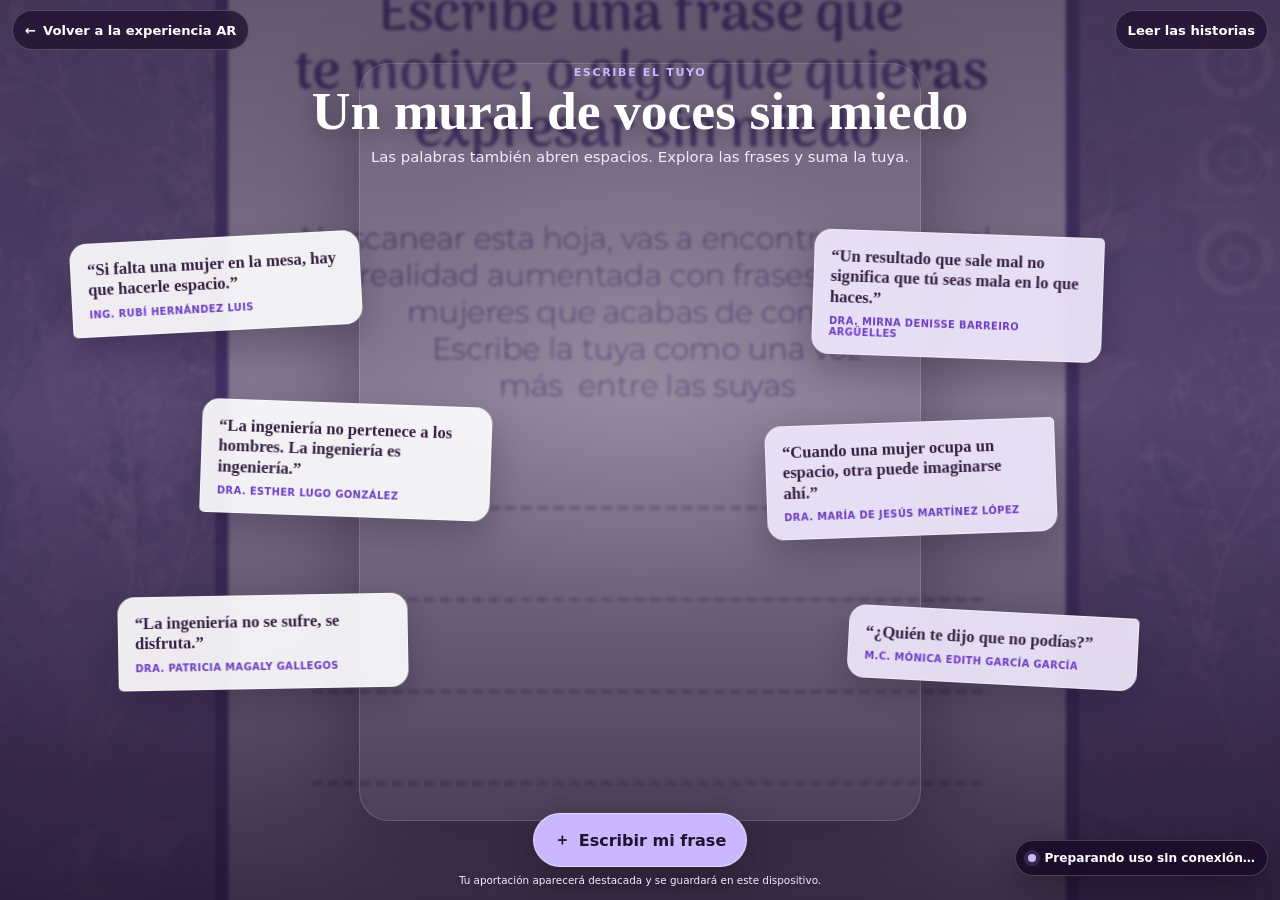
<file: collage.html>
<!DOCTYPE html>
<html lang="es">

<head>
  <meta charset="utf-8">
  <meta name="viewport" content="width=device-width, initial-scale=1, viewport-fit=cover">
  <meta name="theme-color" content="#3f226b">
  <meta name="apple-mobile-web-app-capable" content="yes">
  <title>Mural de voces · Historias que inspiran</title>
  <link rel="manifest" href="./manifest.webmanifest">
  <link rel="icon" href="./assets/icons/app-icon.svg" type="image/svg+xml">
  <link rel="apple-touch-icon" href="./assets/icons/app-icon-192.png">
  <link rel="stylesheet" href="./css/collage.css?v=6.0.0">
  <link rel="stylesheet" href="./css/pwa.css?v=6.0.0">
</head>

<body>
  <main class="collage-experience">
    <img class="magazine-background" src="./assets/collage/escribe-tu-frase.png" alt="" aria-hidden="true">
    <div class="color-wash" aria-hidden="true"></div>

    <nav class="collage-nav" aria-label="Navegación">
      <a href="./index.html"><span aria-hidden="true">←</span> Volver a la experiencia AR</a>
      <a href="./historia.html?id=denisse">Leer las historias</a>
    </nav>

    <header class="collage-heading">
      <p>Escribe el tuyo</p>
      <h1>Un mural de voces sin miedo</h1>
      <span>Las palabras también abren espacios. Explora las frases y suma la tuya.</span>
    </header>

    <section id="phrase-cloud" class="phrase-cloud" aria-label="Collage de frases" role="feed"></section>

    <div class="collage-cta">
      <button id="open-phrase-form" type="button">
        <span aria-hidden="true">＋</span>
        Escribir mi frase
      </button>
      <p>Tu aportación aparecerá destacada y se guardará en este dispositivo.</p>
    </div>
  </main>

  <section id="phrase-dialog" class="phrase-dialog" role="dialog" aria-modal="true"
    aria-labelledby="phrase-dialog-title" hidden>
    <button id="close-phrase-form" class="dialog-close" type="button" aria-label="Cerrar formulario">×</button>

    <form id="phrase-form" class="phrase-form">
      <p class="eyebrow">Tu voz también cuenta</p>
      <h2 id="phrase-dialog-title">Escribe algo que te motive o quieras expresar sin miedo</h2>

      <label for="phrase-text">Tu frase</label>
      <textarea id="phrase-text" name="phrase" rows="4" maxlength="180" required
        placeholder="Por ejemplo: También merezco ocupar este espacio."></textarea>
      <p id="character-count" class="character-count">0 de 180 caracteres</p>

      <label for="phrase-author">Nombre o alias <span>(opcional)</span></label>
      <input id="phrase-author" name="author" type="text" maxlength="30"
        placeholder="Voz anónima" autocomplete="nickname">

      <button class="submit-phrase" type="submit">Sumar mi voz al mural</button>
      <p class="privacy-note">Esta versión guarda las frases únicamente en el dispositivo actual.</p>
    </form>
  </section>

  <p id="collage-feedback" class="collage-feedback" role="status" aria-live="polite" hidden></p>

  <script src="./js/collage.js?v=6.0.0"></script>
  <script src="./js/pwa.js?v=6.0.0"></script>
</body>

</html>
</file>
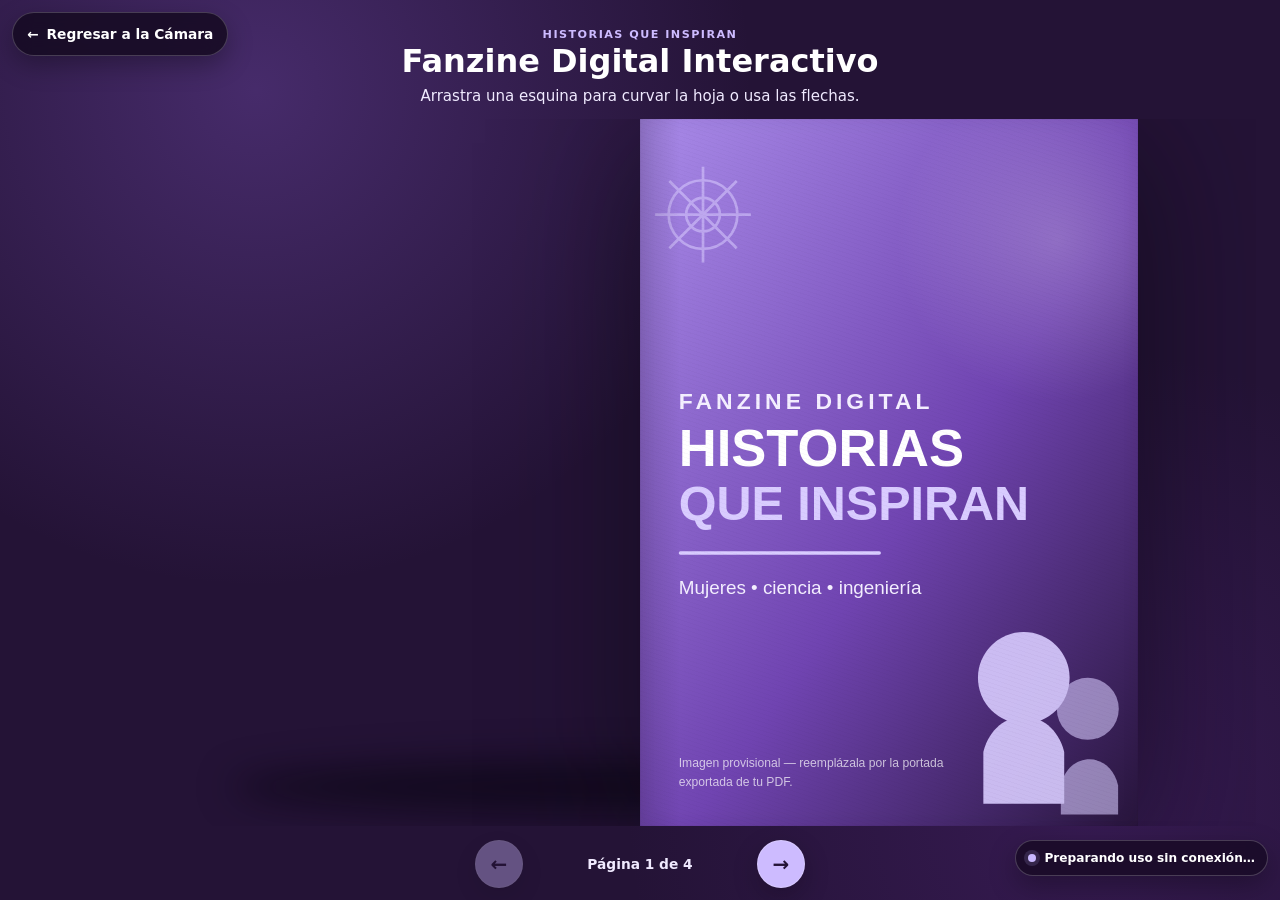
<file: fanzine.html>
<!DOCTYPE html>
<html lang="es">

<head>
  <meta charset="utf-8">
  <meta name="viewport" content="width=device-width, initial-scale=1, viewport-fit=cover">
  <meta name="theme-color" content="#241336">
  <meta name="apple-mobile-web-app-capable" content="yes">

  <title>Fanzine Interactivo | Historias que Inspiran</title>

  <link rel="manifest" href="./manifest.webmanifest">
  <link rel="icon" href="./assets/icons/app-icon.svg" type="image/svg+xml">
  <link rel="apple-touch-icon" href="./assets/icons/app-icon-192.png">
  <link rel="stylesheet" href="./css/fanzine.css?v=6.0.0">
  <link rel="stylesheet" href="./css/pwa.css?v=6.0.0">

  <!-- StPageFlip se sirve localmente para conservar la animación sin Internet. -->
  <script defer src="./vendor/page-flip/page-flip-2.0.7.browser.js"></script>
  <script defer src="./js/fanzine.js?v=6.0.0"></script>
  <script defer src="./js/pwa.js?v=6.0.0"></script>
</head>

<body>
  <a class="back-to-camera" href="./index.html" aria-label="Regresar al escáner de realidad aumentada">
    <span aria-hidden="true">←</span>
    <span>Regresar a la Cámara</span>
  </a>

  <main class="fanzine-shell">
    <header class="fanzine-header">
      <p class="eyebrow">Historias que inspiran</p>
      <h1>Fanzine Digital Interactivo</h1>
      <p id="book-instructions">Arrastra una esquina para curvar la hoja o usa las flechas.</p>
    </header>

    <section class="book-stage" aria-label="Lector del fanzine" aria-describedby="book-instructions">
      <div id="book-container" class="flip-book">

        <!-- HOJA 1: PORTADA -->
        <article class="book-page book-cover" data-density="soft" aria-label="Portada flexible">
          <img
            class="page-background"
            src="./assets/fanzine/pagina-01.svg"
            alt="Portada del fanzine Historias que Inspiran"
          >
        </article>

        <!-- HOJA 2: PÁGINA INTERIOR CON AUDIO -->
        <article class="book-page inner-page" data-density="soft" aria-label="Página 2">
          <img
            class="page-background"
            src="./assets/fanzine/pagina-02.svg"
            alt="Página interior dedicada a historias de mujeres en ingeniería"
          >

          <button
            class="page-action hotspot-audio"
            type="button"
            data-action="audio"
            aria-pressed="false"
          >
            <span class="action-icon" aria-hidden="true">▶</span>
            <span class="action-label">Reproducir Audio</span>
          </button>
        </article>

        <!-- HOJA 3: PÁGINA INTERIOR CON ENLACE/ACCIÓN -->
        <article class="book-page inner-page" data-density="soft" aria-label="Página 3">
          <img
            class="page-background"
            src="./assets/fanzine/pagina-03.svg"
            alt="Página interior sobre creatividad, ciencia e ingeniería"
          >

          <button
            class="page-action hotspot-more"
            type="button"
            data-action="more"
          >
            <span class="action-icon" aria-hidden="true">✦</span>
            <span>Saber más</span>
          </button>
        </article>

        <!-- HOJA 4: CONTRAPORTADA -->
        <article class="book-page book-cover" data-density="soft" aria-label="Contraportada flexible">
          <img
            class="page-background"
            src="./assets/fanzine/pagina-04.svg"
            alt="Contraportada del fanzine Historias que Inspiran"
          >
        </article>
      </div>

      <p id="book-error" class="book-error" role="alert" hidden>
        No se pudo iniciar el visor local. Vuelve a cargar la página.
      </p>
    </section>

    <nav class="book-controls" aria-label="Controles de páginas">
      <button id="previous-page" type="button" aria-label="Ir a la página anterior">←</button>
      <p id="page-status" aria-live="polite">Página 1 de 4</p>
      <button id="next-page" type="button" aria-label="Ir a la página siguiente">→</button>
    </nav>
  </main>

  <p id="action-feedback" class="action-feedback" role="status" aria-live="polite" hidden></p>

  <!-- Audio de prueba. Sustituye el src por el audio de la página correspondiente. -->
  <audio id="fanzine-audio" src="./assets/audio/denisse.mp3" preload="metadata"></audio>
</body>

</html>
</file>
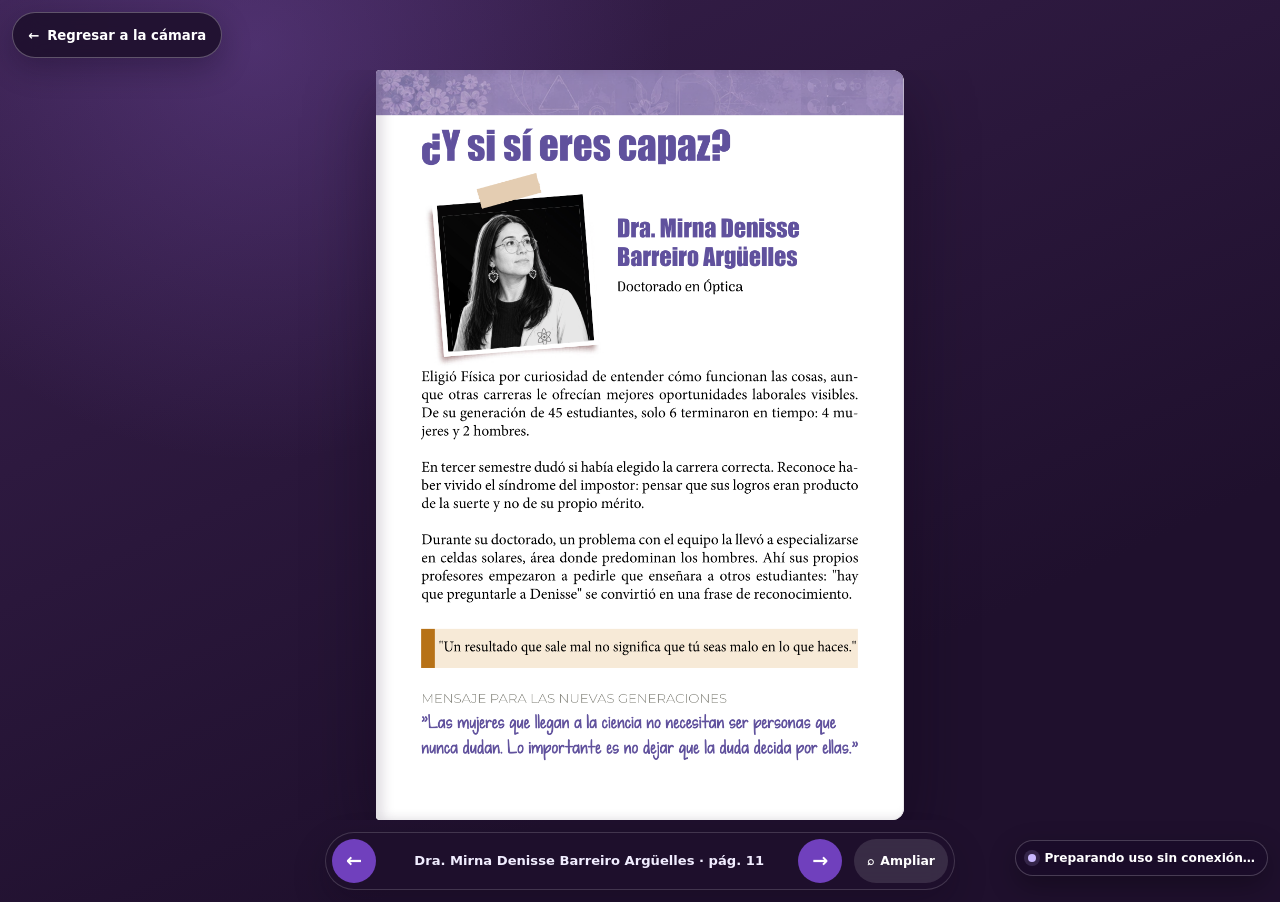
<file: historia.html>
<!DOCTYPE html>
<html lang="es">

<head>
  <meta charset="utf-8">
  <meta name="viewport" content="width=device-width, initial-scale=1, viewport-fit=cover">
  <meta name="theme-color" content="#241333">
  <meta name="apple-mobile-web-app-capable" content="yes">
  <title>Página del fanzine · Historias que inspiran</title>
  <link rel="manifest" href="./manifest.webmanifest">
  <link rel="icon" href="./assets/icons/app-icon.svg" type="image/svg+xml">
  <link rel="apple-touch-icon" href="./assets/icons/app-icon-192.png">
  <link rel="stylesheet" href="./css/historia.css?v=6.1.0">
  <link rel="stylesheet" href="./css/pwa.css?v=6.1.0">
</head>

<body>
  <a class="back-link" href="./index.html" aria-label="Regresar a la cámara">
    <span aria-hidden="true">←</span>
    <span>Regresar a la cámara</span>
  </a>

  <main class="page-reader" aria-labelledby="reader-title">
    <h1 id="reader-title" class="sr-only">Página original del fanzine</h1>

    <div id="image-viewport" class="image-viewport">
      <figure id="paper-frame" class="page-sheet is-loading">
        <img id="article-image" class="article-image"
          src="[data-uri]"
          alt="Página original del fanzine" draggable="false">
        <figcaption id="article-caption" class="sr-only"></figcaption>
      </figure>
    </div>

    <nav class="reader-controls" aria-label="Controles del visor">
      <button id="previous-story" class="round-button" type="button"
        aria-label="Ver la página de la historia anterior">←</button>

      <p id="article-status" aria-live="polite">Cargando página…</p>

      <button id="next-story" class="round-button" type="button"
        aria-label="Ver la página de la historia siguiente">→</button>

      <button id="zoom-article" class="zoom-button" type="button" aria-pressed="false">
        <span aria-hidden="true">⌕</span>
        <span>Ampliar</span>
      </button>
    </nav>
  </main>

  <script src="./js/historia.js?v=6.1.0"></script>
  <script src="./js/pwa.js?v=6.1.0"></script>
</body>

</html>
</file>
<file: css/collage.css>
:root {
  --morado-noche: #21132f;
  --morado-profundo: #3f226b;
  --morado: #6d3cc3;
  --lila: #c9b8ff;
  --lila-claro: #f1edff;
  --blanco: #ffffff;
  --tinta: #352044;
}

* { box-sizing: border-box; }

html,
body {
  width: 100%;
  min-width: 280px;
  min-height: 100%;
  margin: 0;
}

body {
  overflow: hidden;
  color: var(--blanco);
  background: var(--morado-noche);
  font-family: system-ui, -apple-system, BlinkMacSystemFont, "Segoe UI", sans-serif;
}

button,
a,
textarea,
input { font: inherit; }

button,
a { -webkit-tap-highlight-color: transparent; }

.collage-experience {
  position: relative;
  width: 100%;
  height: 100vh;
  height: 100dvh;
  min-height: 560px;
  overflow: hidden;
  isolation: isolate;
}

.magazine-background,
.color-wash {
  position: absolute;
  inset: -3%;
  width: 106%;
  height: 106%;
}

.magazine-background {
  z-index: -3;
  opacity: .6;
  filter: blur(1.5px) saturate(.9);
  object-fit: cover;
  object-position: center;
  transform: scale(1.04);
}

.color-wash {
  z-index: -2;
  background:
    radial-gradient(circle at 50% 42%, rgba(248,245,252,.13), transparent 30%),
    linear-gradient(180deg, rgba(35,19,52,.52), rgba(50,25,80,.3) 45%, rgba(27,13,42,.8));
}

.collage-experience::before {
  position: absolute;
  z-index: -1;
  top: 7%;
  left: 50%;
  width: min(72vw, 560px);
  height: 84%;
  transform: translateX(-50%);
  border: 1px solid rgba(255,255,255,.15);
  border-radius: 30px;
  background: rgba(255,255,255,.035);
  box-shadow: 0 30px 90px rgba(14,5,23,.35);
  content: "";
  pointer-events: none;
}

.collage-nav {
  position: fixed;
  z-index: 30;
  top: max(10px, env(safe-area-inset-top));
  right: max(12px, env(safe-area-inset-right));
  left: max(12px, env(safe-area-inset-left));
  display: flex;
  align-items: center;
  justify-content: space-between;
  gap: 10px;
}

.collage-nav a {
  display: inline-flex;
  min-height: 40px;
  align-items: center;
  gap: 7px;
  padding: 9px 12px;
  border: 1px solid rgba(255,255,255,.2);
  border-radius: 999px;
  color: var(--blanco);
  background: rgba(31,16,45,.76);
  font-size: clamp(.68rem, 2.6vw, .82rem);
  font-weight: 800;
  text-decoration: none;
  -webkit-backdrop-filter: blur(10px);
  backdrop-filter: blur(10px);
}

.collage-heading {
  position: absolute;
  z-index: 4;
  top: max(66px, calc(env(safe-area-inset-top) + 54px));
  left: 50%;
  width: min(88%, 690px);
  transform: translateX(-50%);
  text-align: center;
  pointer-events: none;
}

.collage-heading p {
  margin: 0 0 6px;
  color: var(--lila);
  font-size: .69rem;
  font-weight: 900;
  letter-spacing: .15em;
  text-transform: uppercase;
}

.collage-heading h1 {
  margin: 0;
  font-family: Georgia, "Times New Roman", serif;
  font-size: clamp(1.65rem, 7vw, 3.35rem);
  line-height: 1;
  text-shadow: 0 4px 18px rgba(20,8,32,.3);
}

.collage-heading span {
  display: block;
  max-width: 560px;
  margin: 8px auto 0;
  color: var(--lila-claro);
  font-size: clamp(.72rem, 2.7vw, .93rem);
  line-height: 1.35;
}

.phrase-cloud {
  position: absolute;
  z-index: 5;
  inset: 160px 10px 120px;
}

.phrase-card {
  --x: 50%;
  --y: 50%;
  --rotation: -1deg;
  --drift: 9px;
  --duration: 7s;
  --delay: 0s;
  position: absolute;
  top: var(--y);
  left: var(--x);
  width: clamp(145px, 40vw, 260px);
  margin: 0;
  padding: 13px 14px 11px;
  transform: translate(-50%, -50%) rotate(var(--rotation));
  border: 1px solid rgba(255,255,255,.5);
  border-radius: 17px 17px 17px 5px;
  color: var(--tinta);
  background: rgba(255,255,255,.9);
  box-shadow: 0 14px 34px rgba(29,13,45,.28);
  animation: float-phrase var(--duration) ease-in-out var(--delay) infinite alternate;
  -webkit-backdrop-filter: blur(7px);
  backdrop-filter: blur(7px);
}

.phrase-card:nth-child(even) {
  border-radius: 17px 5px 17px 17px;
  background: rgba(239,232,251,.92);
}

.phrase-card blockquote {
  margin: 0;
  font-family: Georgia, "Times New Roman", serif;
  font-size: clamp(.82rem, 3.1vw, 1.04rem);
  font-weight: 700;
  line-height: 1.23;
}

.phrase-card footer {
  margin-top: 8px;
  color: var(--morado);
  font-size: .62rem;
  font-weight: 850;
  letter-spacing: .04em;
  text-transform: uppercase;
}

.phrase-card.is-community {
  border-color: rgba(201,184,255,.8);
  color: var(--blanco);
  background: rgba(63,34,107,.9);
}

.phrase-card.is-community footer { color: var(--lila); }

.phrase-card.is-new {
  z-index: 20;
  width: clamp(210px, 64vw, 340px);
  padding: 18px;
  border: 2px solid var(--blanco);
  color: var(--morado-noche);
  background: var(--lila);
  box-shadow:
    0 0 0 8px rgba(201,184,255,.16),
    0 20px 55px rgba(18,7,29,.46);
  animation: reveal-phrase 700ms cubic-bezier(.2,.8,.2,1) both,
    float-new 6s ease-in-out 700ms infinite alternate;
}

@keyframes float-phrase {
  from { transform: translate(-50%, -50%) rotate(var(--rotation)) translateY(-8px); }
  to { transform: translate(-50%, -50%) rotate(var(--rotation)) translate(5px, var(--drift)); }
}

@keyframes reveal-phrase {
  from { opacity: 0; transform: translate(-50%, -42%) scale(.72) rotate(-4deg); }
  to { opacity: 1; transform: translate(-50%, -50%) scale(1) rotate(0); }
}

@keyframes float-new {
  from { transform: translate(-50%, -50%) translateY(-5px); }
  to { transform: translate(-50%, -50%) translateY(7px); }
}

.collage-cta {
  position: fixed;
  z-index: 25;
  right: 14px;
  bottom: max(14px, env(safe-area-inset-bottom));
  left: 14px;
  display: grid;
  place-items: center;
  pointer-events: none;
}

.collage-cta button {
  display: inline-flex;
  min-height: 54px;
  align-items: center;
  gap: 9px;
  padding: 13px 20px;
  border: 1px solid rgba(255,255,255,.45);
  border-radius: 999px;
  color: var(--morado-noche);
  background: var(--lila);
  box-shadow: 0 15px 40px rgba(18,7,29,.38);
  font-weight: 900;
  cursor: pointer;
  pointer-events: auto;
}

.collage-cta p {
  margin: 7px 0 0;
  color: var(--lila-claro);
  font-size: .65rem;
  text-align: center;
  text-shadow: 0 2px 5px rgba(0,0,0,.35);
}

.phrase-dialog {
  position: fixed;
  z-index: 100;
  inset: 0;
  display: grid;
  place-items: center;
  overflow: auto;
  padding: max(56px, env(safe-area-inset-top)) 16px max(20px, env(safe-area-inset-bottom));
  background: rgba(22,10,34,.76);
  -webkit-backdrop-filter: blur(12px);
  backdrop-filter: blur(12px);
}

.phrase-dialog[hidden] { display: none !important; }

.dialog-close {
  position: fixed;
  z-index: 2;
  top: max(14px, env(safe-area-inset-top));
  right: max(14px, env(safe-area-inset-right));
  display: grid;
  width: 44px;
  height: 44px;
  place-items: center;
  padding: 0;
  border: 1px solid rgba(255,255,255,.3);
  border-radius: 50%;
  color: var(--blanco);
  background: var(--morado-noche);
  font-size: 1.55rem;
  cursor: pointer;
}

.phrase-form {
  width: min(100%, 520px);
  padding: 28px 23px;
  border: 4px solid var(--morado-profundo);
  border-radius: 24px 24px 24px 7px;
  color: var(--tinta);
  background: rgba(255,255,255,.97);
  box-shadow: 0 28px 80px rgba(12,4,20,.45);
}

.phrase-form .eyebrow {
  margin: 0 0 8px;
  color: var(--morado);
  font-size: .69rem;
  font-weight: 900;
  letter-spacing: .14em;
  text-transform: uppercase;
}

.phrase-form h2 {
  margin: 0 0 22px;
  color: var(--morado-profundo);
  font-family: Georgia, "Times New Roman", serif;
  font-size: clamp(1.5rem, 6vw, 2.2rem);
  line-height: 1.08;
}

.phrase-form label {
  display: block;
  margin: 14px 0 7px;
  color: var(--morado-profundo);
  font-size: .82rem;
  font-weight: 850;
}

.phrase-form label span {
  color: #867990;
  font-weight: 650;
}

.phrase-form textarea,
.phrase-form input {
  width: 100%;
  border: 1px solid #c9bade;
  border-radius: 13px;
  color: var(--tinta);
  background: #fbf9fd;
  outline: none;
}

.phrase-form textarea {
  min-height: 118px;
  padding: 13px;
  resize: vertical;
  line-height: 1.45;
}

.phrase-form input { min-height: 46px; padding: 10px 13px; }

.phrase-form textarea:focus,
.phrase-form input:focus {
  border-color: var(--morado);
  box-shadow: 0 0 0 4px rgba(109,60,195,.13);
}

.character-count {
  margin: 5px 2px 0;
  color: #817389;
  font-size: .68rem;
  text-align: right;
}

.submit-phrase {
  width: 100%;
  min-height: 52px;
  margin-top: 20px;
  padding: 12px 16px;
  border: 0;
  border-radius: 14px;
  color: var(--blanco);
  background: var(--morado);
  font-weight: 900;
  cursor: pointer;
}

.privacy-note {
  margin: 10px 0 0;
  color: #817389;
  font-size: .67rem;
  line-height: 1.4;
  text-align: center;
}

.collage-feedback {
  position: fixed;
  z-index: 120;
  right: 14px;
  bottom: max(16px, env(safe-area-inset-bottom));
  left: 14px;
  width: min(calc(100% - 28px), 420px);
  margin: auto;
  padding: 12px 15px;
  border: 1px solid rgba(255,255,255,.24);
  border-radius: 14px;
  color: var(--blanco);
  background: rgba(31,16,45,.96);
  box-shadow: 0 15px 42px rgba(10,3,17,.36);
  font-weight: 800;
  text-align: center;
}

.collage-feedback[hidden] { display: none !important; }

.collage-nav a:focus-visible,
.collage-cta button:focus-visible,
.dialog-close:focus-visible,
.submit-phrase:focus-visible {
  outline: 3px solid var(--blanco);
  outline-offset: 3px;
}

@media (max-width: 520px) {
  .collage-nav a:last-child { display: none; }
  .collage-heading span { max-width: 300px; }
  .phrase-cloud { top: 178px; }
  .phrase-card:nth-child(n+7):not(.is-new) { display: none; }
}

@media (min-width: 760px) {
  .phrase-cloud { inset: 175px 4vw 118px; }
  .phrase-card { width: clamp(180px, 23vw, 290px); padding: 16px; }
}

@media (prefers-reduced-motion: reduce) {
  .phrase-card,
  .phrase-card.is-new { animation: none; }
  .magazine-background { filter: saturate(.9); }
}
</file>
<file: css/pwa.css>
.pwa-status {
  position: fixed;
  z-index: 20000;
  right: max(12px, env(safe-area-inset-right));
  bottom: max(12px, env(safe-area-inset-bottom));
  display: inline-flex;
  min-height: 36px;
  max-width: min(360px, calc(100vw - 24px));
  align-items: center;
  gap: 8px;
  padding: 8px 12px;
  border: 1px solid rgba(255, 255, 255, 0.2);
  border-radius: 999px;
  color: #fff;
  background: rgba(27, 12, 42, 0.94);
  box-shadow: 0 10px 28px rgba(0, 0, 0, 0.3);
  font: 750 0.76rem/1.2 system-ui, -apple-system, BlinkMacSystemFont, "Segoe UI", sans-serif;
  opacity: 1;
  pointer-events: none;
  transition: opacity 180ms ease, transform 180ms ease;
  -webkit-backdrop-filter: blur(10px);
  backdrop-filter: blur(10px);
}

.pwa-status::before {
  width: 8px;
  height: 8px;
  flex: 0 0 8px;
  border-radius: 50%;
  background: #c9b8ff;
  box-shadow: 0 0 0 4px rgba(201, 184, 255, 0.15);
  content: "";
}

.pwa-status[data-state="ready"]::before,
.pwa-status[data-state="offline"]::before {
  background: #72e6ad;
  box-shadow: 0 0 0 4px rgba(114, 230, 173, 0.16);
}

.pwa-status[data-state="error"]::before {
  background: #ffbd72;
  box-shadow: 0 0 0 4px rgba(255, 189, 114, 0.16);
}

.pwa-status.is-hiding {
  opacity: 0;
  transform: translateY(6px);
}

.pwa-status[hidden] {
  display: none !important;
}

@media (prefers-reduced-motion: reduce) {
  .pwa-status {
    transition: none;
  }
}
</file>
<file: css/fanzine.css>
:root {
  --lila: #cdbbff;
  --lila-claro: #f0eaff;
  --morado: #7246c8;
  --morado-profundo: #241336;
  --morado-noche: #160b23;
  --blanco: #ffffff;
  --sombra-libro: 0 24px 70px rgba(8, 3, 15, 0.55);
}

* {
  box-sizing: border-box;
}

html,
body {
  width: 100%;
  min-height: 100%;
  margin: 0;
}

body {
  min-height: 100vh;
  min-height: 100dvh;
  overflow: hidden;
  color: var(--blanco);
  background:
    radial-gradient(circle at 20% 10%, rgba(126, 82, 192, 0.38), transparent 38%),
    radial-gradient(circle at 85% 90%, rgba(96, 43, 146, 0.3), transparent 34%),
    var(--morado-profundo);
  font-family: system-ui, -apple-system, BlinkMacSystemFont, "Segoe UI", sans-serif;
}

button,
a {
  font: inherit;
}

button {
  -webkit-tap-highlight-color: transparent;
}

.back-to-camera {
  position: fixed;
  z-index: 9999;
  top: max(12px, env(safe-area-inset-top));
  left: max(12px, env(safe-area-inset-left));
  display: inline-flex;
  min-height: 44px;
  align-items: center;
  gap: 8px;
  padding: 10px 14px;
  border: 1px solid rgba(255, 255, 255, 0.2);
  border-radius: 999px;
  color: var(--blanco);
  background: rgba(22, 11, 35, 0.88);
  box-shadow: 0 9px 26px rgba(0, 0, 0, 0.3);
  -webkit-backdrop-filter: blur(10px);
  backdrop-filter: blur(10px);
  font-size: 0.86rem;
  font-weight: 750;
  text-decoration: none;
}

.back-to-camera:focus-visible,
.book-controls button:focus-visible,
.page-action:focus-visible {
  outline: 3px solid var(--blanco);
  outline-offset: 3px;
}

.fanzine-shell {
  display: grid;
  width: 100%;
  height: 100vh;
  height: 100dvh;
  grid-template-rows: auto minmax(0, 1fr) auto;
  gap: 10px;
  padding:
    max(70px, calc(env(safe-area-inset-top) + 62px))
    max(10px, env(safe-area-inset-right))
    max(12px, env(safe-area-inset-bottom))
    max(10px, env(safe-area-inset-left));
}

.fanzine-header {
  position: relative;
  z-index: 2;
  width: min(100%, 720px);
  margin: 0 auto;
  text-align: center;
}

.fanzine-header .eyebrow {
  margin: 0 0 3px;
  color: var(--lila);
  font-size: 0.7rem;
  font-weight: 850;
  letter-spacing: 0.13em;
  text-transform: uppercase;
}

.fanzine-header h1 {
  margin: 0;
  font-size: clamp(1.25rem, 6vw, 2rem);
  line-height: 1.08;
}

.fanzine-header > p:last-child {
  margin: 6px 0 0;
  color: var(--lila-claro);
  font-size: clamp(0.76rem, 2.8vw, 0.94rem);
}

.book-stage {
  position: relative;
  display: grid;
  min-width: 0;
  min-height: 0;
  place-items: center;
  overflow: hidden;
  perspective: 1800px;
}

.book-stage::after {
  position: absolute;
  z-index: -1;
  bottom: 1.5%;
  left: 50%;
  width: min(78%, 820px);
  height: 8%;
  transform: translateX(-50%);
  border-radius: 50%;
  background: rgba(7, 2, 13, 0.55);
  filter: blur(18px);
  content: "";
  pointer-events: none;
}

/* StPageFlip calcula el tamaño final dentro de estos límites. */
.flip-book {
  width: 100%;
  max-width: 1100px;
  height: 100%;
  max-height: 780px;
  margin: auto;
  filter: drop-shadow(var(--sombra-libro));
  isolation: isolate;
  touch-action: pan-y;
  transition: filter 220ms ease;
}

.flip-book[data-flip-state="flipping"] {
  filter: drop-shadow(0 30px 76px rgba(8, 3, 15, 0.68));
}

.book-page {
  position: relative;
  width: 100%;
  height: 100%;
  overflow: hidden;
  background: #f4efff;
  box-shadow: inset 0 0 0 1px rgba(42, 20, 65, 0.12);
  transform-style: preserve-3d;
}

.book-cover {
  background: #6a3fa8;
}

.page-background {
  position: absolute;
  z-index: 0;
  inset: 0;
  display: block;
  width: 100%;
  height: 100%;
  pointer-events: none;
  object-fit: cover;
  -webkit-user-drag: none;
  user-select: none;
}

/* Luz de papel y sombra del lomo: acompañan la deformación de todas las hojas. */
.book-page::before,
.book-page::after {
  position: absolute;
  inset: 0;
  content: "";
  pointer-events: none;
}

.book-page::before {
  z-index: 1;
  background:
    repeating-linear-gradient(18deg, rgba(66, 38, 91, 0.022) 0 1px, transparent 1px 4px),
    linear-gradient(115deg, rgba(255, 255, 255, 0.12), transparent 32%);
  mix-blend-mode: multiply;
}

.book-page::after {
  z-index: 2;
  box-shadow:
    inset 0 0 1px rgba(26, 11, 39, 0.42),
    inset 0 0 18px rgba(45, 22, 68, 0.08);
}

.book-page.--left::after {
  background: linear-gradient(to left, rgba(34, 15, 51, 0.2), transparent 8%);
}

.book-page.--right::after {
  background: linear-gradient(to right, rgba(34, 15, 51, 0.2), transparent 8%);
}

.page-action {
  position: absolute;
  z-index: 10;
  display: inline-flex;
  min-height: 42px;
  align-items: center;
  justify-content: center;
  gap: 7px;
  padding: 9px 12px;
  border: 1px solid rgba(255, 255, 255, 0.42);
  border-radius: 999px;
  color: var(--blanco);
  background: rgba(36, 19, 54, 0.9);
  box-shadow: 0 9px 24px rgba(18, 7, 29, 0.3);
  -webkit-backdrop-filter: blur(8px);
  backdrop-filter: blur(8px);
  font-size: clamp(0.68rem, 2.7vw, 0.9rem);
  font-weight: 800;
  line-height: 1.1;
  cursor: pointer;
  touch-action: manipulation;
  transition: transform 120ms ease, box-shadow 120ms ease;
}

.page-action:active {
  transform: translateY(1px) scale(0.98);
}

.action-icon {
  display: grid;
  flex: 0 0 27px;
  width: 27px;
  height: 27px;
  place-items: center;
  border-radius: 50%;
  color: var(--morado-profundo);
  background: var(--lila);
  font-size: 0.7rem;
}

.hotspot-audio {
  right: 7%;
  bottom: 7%;
  left: 7%;
}

.hotspot-more {
  right: 7%;
  bottom: 7%;
}

.book-controls {
  position: relative;
  z-index: 20;
  display: grid;
  width: min(100%, 330px);
  grid-template-columns: 48px 1fr 48px;
  align-items: center;
  gap: 12px;
  margin: 0 auto;
}

.book-controls button {
  width: 48px;
  height: 48px;
  padding: 0;
  border: 1px solid rgba(255, 255, 255, 0.2);
  border-radius: 50%;
  color: var(--morado-profundo);
  background: var(--lila);
  font-size: 1.25rem;
  font-weight: 900;
  cursor: pointer;
  box-shadow: 0 9px 24px rgba(10, 4, 17, 0.25);
  transition: transform 140ms ease, opacity 140ms ease;
}

.book-controls button:not(:disabled):active {
  transform: scale(0.92);
}

.book-controls button:disabled {
  opacity: 0.38;
  cursor: not-allowed;
}

.book-controls p {
  margin: 0;
  color: var(--lila-claro);
  font-size: 0.86rem;
  font-weight: 750;
  text-align: center;
}

.action-feedback,
.book-error {
  padding: 12px 16px;
  border: 1px solid rgba(255, 255, 255, 0.2);
  border-radius: 14px;
  color: var(--blanco);
  background: rgba(22, 11, 35, 0.94);
  box-shadow: 0 12px 32px rgba(0, 0, 0, 0.35);
  font-weight: 700;
  text-align: center;
}

.action-feedback {
  position: fixed;
  z-index: 10000;
  right: 16px;
  bottom: max(18px, env(safe-area-inset-bottom));
  left: 16px;
  width: min(calc(100% - 32px), 420px);
  margin: auto;
}

.book-error {
  width: min(calc(100% - 24px), 420px);
  margin: auto;
}

[hidden] {
  display: none !important;
}

@media (min-width: 700px) {
  .fanzine-shell {
    gap: 14px;
    padding-top: max(28px, env(safe-area-inset-top));
    padding-right: 24px;
    padding-left: 24px;
  }

  .fanzine-header > p:last-child {
    margin-top: 8px;
  }

  .page-action {
    min-height: 48px;
    padding: 11px 16px;
  }

  .hotspot-audio {
    right: auto;
    left: 8%;
  }
}

@media (max-height: 650px) {
  .fanzine-shell {
    grid-template-rows: minmax(0, 1fr) auto;
    padding-top: max(64px, calc(env(safe-area-inset-top) + 55px));
  }

  .fanzine-header {
    display: none;
  }

  .book-controls button {
    width: 42px;
    height: 42px;
  }
}

@media (prefers-reduced-motion: reduce) {
  .flip-book,
  .book-controls button,
  .page-action {
    transition: none;
  }

  .page-action:active {
    transform: none;
  }
}
</file>
<file: css/historia.css>
:root {
  --lila: #c9b8ff;
  --lila-claro: #f1edff;
  --morado: #7040bd;
  --morado-profundo: #3f226b;
  --morado-oscuro: #1f102d;
  --blanco: #ffffff;
  --sombra: 0 24px 70px rgba(12, 5, 20, .42);
}

* { box-sizing: border-box; }

html,
body {
  min-width: 280px;
  min-height: 100%;
  margin: 0;
}

body {
  color: var(--blanco);
  background:
    radial-gradient(circle at 20% 5%, rgba(132, 88, 190, .32), transparent 26rem),
    linear-gradient(155deg, #38204d, var(--morado-oscuro) 72%);
  font-family: system-ui, -apple-system, BlinkMacSystemFont, "Segoe UI", sans-serif;
}

button,
a { font: inherit; }

.sr-only {
  position: absolute;
  width: 1px;
  height: 1px;
  padding: 0;
  overflow: hidden;
  clip: rect(0, 0, 0, 0);
  white-space: nowrap;
  border: 0;
}

.back-link {
  position: fixed;
  z-index: 9999;
  top: max(12px, env(safe-area-inset-top));
  left: max(12px, env(safe-area-inset-left));
  display: inline-flex;
  min-height: 46px;
  align-items: center;
  gap: 8px;
  padding: 10px 15px;
  border: 1px solid rgba(255, 255, 255, .28);
  border-radius: 999px;
  color: var(--blanco);
  background: rgba(31, 16, 45, .9);
  box-shadow: 0 10px 30px rgba(12, 5, 20, .28);
  -webkit-backdrop-filter: blur(14px);
  backdrop-filter: blur(14px);
  font-size: .83rem;
  font-weight: 850;
  text-decoration: none;
}

.page-reader {
  display: grid;
  min-height: 100vh;
  min-height: 100dvh;
  grid-template-rows: minmax(0, 1fr) auto;
  gap: 12px;
  padding:
    max(70px, calc(env(safe-area-inset-top) + 62px))
    max(10px, env(safe-area-inset-right))
    max(12px, env(safe-area-inset-bottom))
    max(10px, env(safe-area-inset-left));
}

.image-viewport {
  display: grid;
  min-width: 0;
  min-height: 0;
  place-items: center;
  overflow: auto;
  overscroll-behavior: contain;
  scrollbar-color: var(--lila) transparent;
}

.page-sheet {
  position: relative;
  width: min(100%, calc(70.485vh - 106px), 720px);
  width: min(100%, calc(70.485dvh - 106px), 720px);
  min-width: 190px;
  aspect-ratio: 1003 / 1423;
  margin: auto;
  overflow: hidden;
  border-radius: 4px 12px 12px 4px;
  background: #fff;
  box-shadow: var(--sombra);
  transition: width 180ms ease, border-radius 180ms ease;
}

.page-sheet::after {
  position: absolute;
  inset: 0;
  border-radius: inherit;
  box-shadow:
    inset 7px 0 12px rgba(39, 20, 58, .14),
    inset -1px 0 rgba(39, 20, 58, .08);
  content: "";
  pointer-events: none;
}

.article-image {
  display: block;
  width: 100%;
  height: 100%;
  object-fit: contain;
  user-select: none;
  -webkit-user-drag: none;
}

.page-sheet.is-loading::before {
  position: absolute;
  z-index: 2;
  inset: 0;
  display: grid;
  place-items: center;
  color: var(--morado-profundo);
  background: linear-gradient(110deg, #f8f4fc 30%, #e9dff5 45%, #f8f4fc 60%);
  background-size: 250% 100%;
  animation: loading-paper 1.4s linear infinite;
  content: "Cargando página…";
  font-weight: 850;
}

@keyframes loading-paper {
  to { background-position: -250% 0; }
}

.image-viewport.is-zoomed {
  display: block;
  padding: 0;
}

.image-viewport.is-zoomed .page-sheet {
  width: 1003px;
  max-width: none;
  margin: 0;
  border-radius: 0;
}

.page-sheet.has-error {
  display: grid;
  min-height: 420px;
  place-items: center;
}

.page-sheet.has-error::before {
  position: absolute;
  z-index: 2;
  inset: 0;
  display: grid;
  place-items: center;
  padding: 24px;
  color: var(--morado-profundo);
  background: var(--lila-claro);
  content: "No se pudo cargar esta página del fanzine.";
  font-weight: 850;
  text-align: center;
}

.reader-controls {
  display: grid;
  width: min(100%, 630px);
  min-height: 54px;
  grid-template-columns: 48px minmax(0, 1fr) 48px auto;
  align-items: center;
  justify-self: center;
  gap: 8px;
  padding: 6px;
  border: 1px solid rgba(255, 255, 255, .16);
  border-radius: 999px;
  background: rgba(31, 16, 45, .86);
  box-shadow: 0 14px 34px rgba(12, 5, 20, .24);
  -webkit-backdrop-filter: blur(14px);
  backdrop-filter: blur(14px);
}

.reader-controls button {
  border: 0;
  color: var(--blanco);
  cursor: pointer;
}

.round-button {
  width: 44px;
  height: 44px;
  padding: 0;
  border-radius: 50%;
  background: var(--morado);
  font-size: 1.2rem;
  font-weight: 900;
}

.reader-controls p {
  margin: 0;
  overflow: hidden;
  color: var(--lila-claro);
  font-size: clamp(.67rem, 2.5vw, .82rem);
  font-weight: 750;
  text-align: center;
  text-overflow: ellipsis;
  white-space: nowrap;
}

.zoom-button {
  display: inline-flex;
  min-height: 44px;
  align-items: center;
  gap: 6px;
  padding: 9px 13px;
  border-radius: 999px;
  background: rgba(255, 255, 255, .12);
  font-size: .78rem;
  font-weight: 850;
}

.back-link:focus-visible,
.reader-controls button:focus-visible {
  outline: 3px solid var(--lila);
  outline-offset: 3px;
}

@media (max-width: 440px) {
  .back-link > span:last-child { font-size: .76rem; }

  .reader-controls {
    grid-template-columns: 44px minmax(0, 1fr) 44px 44px;
  }

  .zoom-button {
    width: 44px;
    justify-content: center;
    padding: 0;
  }

  .zoom-button > span:last-child { display: none; }
}

@media (prefers-reduced-motion: reduce) {
  .page-sheet { transition: none; }
  .page-sheet.is-loading::before { animation: none; }
}
</file>
